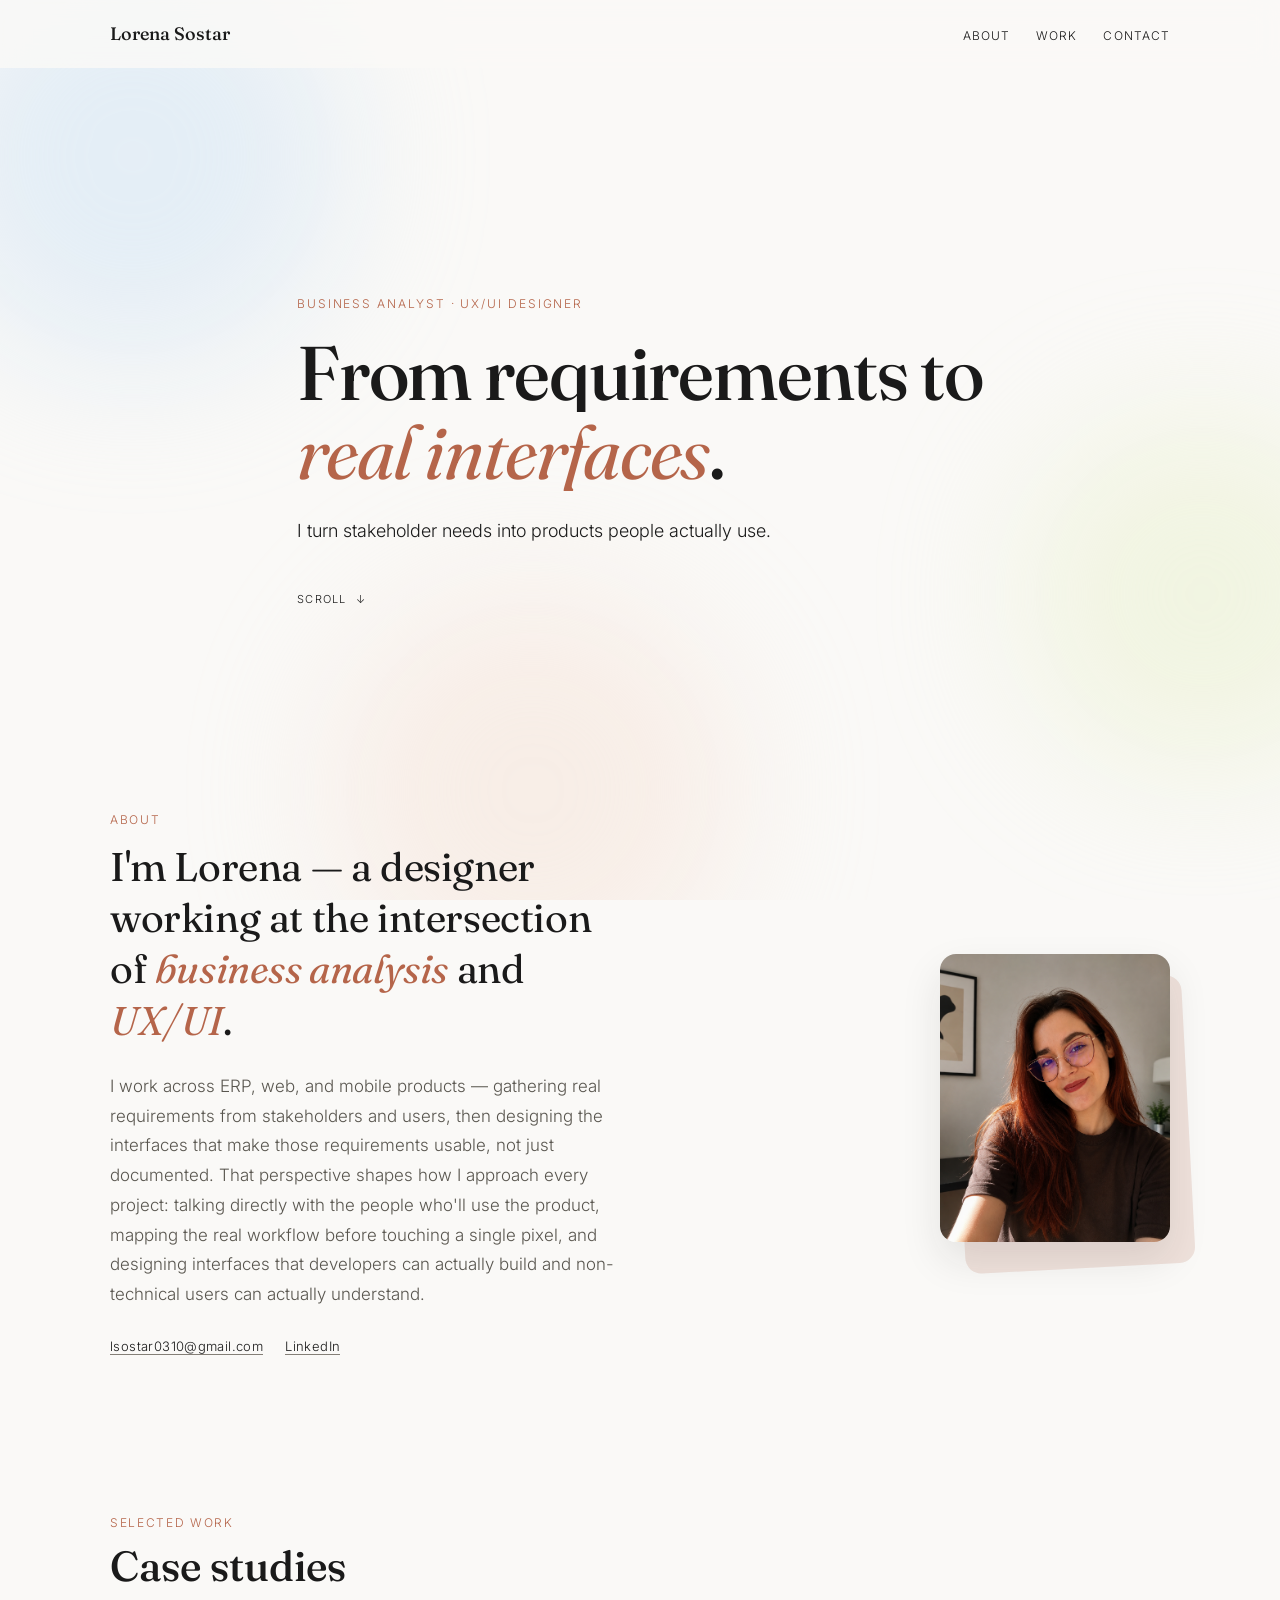
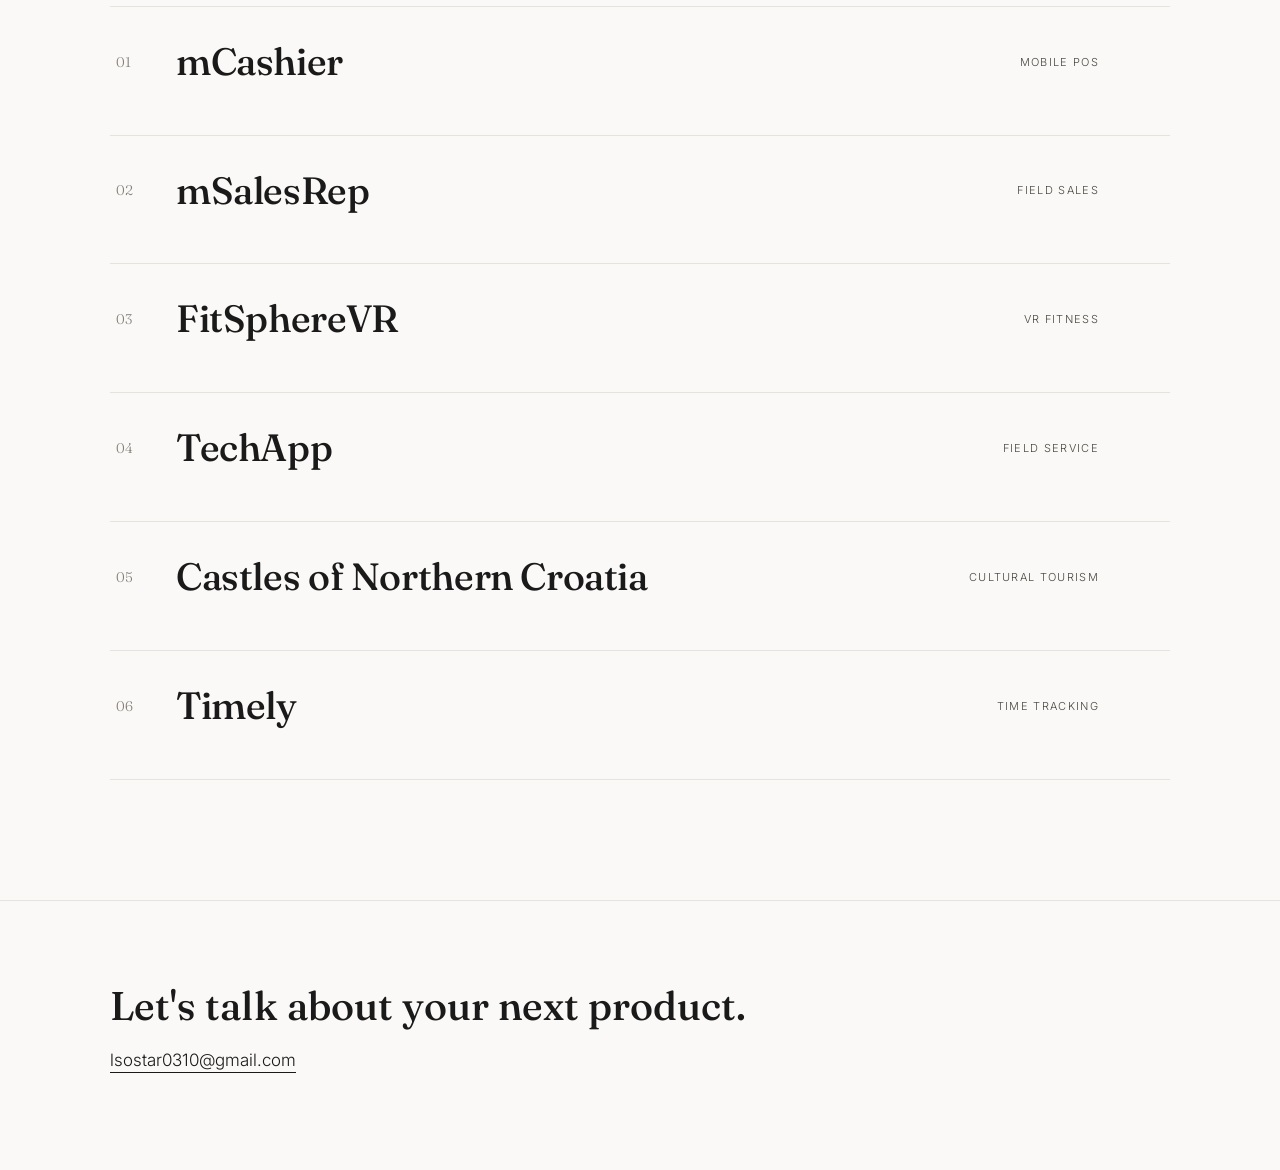
<file: index.html>
<!DOCTYPE html>
<html lang="en">
<head>
<meta charset="UTF-8">
<meta name="viewport" content="width=device-width, initial-scale=1.0">
<style>
  @import url('https://fonts.googleapis.com/css2?family=Fraunces:opsz,wght@9..144,300;9..144,400;9..144,500;9..144,600&family=Inter:wght@300;400;500&display=swap');
  :root{
    --bg:#faf9f7; --text:#1a1a1a; --text-muted:#59564f; --text-faint:#847f77;
    --line:#e6e2dc; --serif:'Fraunces',serif; --sans:'Inter',sans-serif; --accent:#b5654a;
  }
  *{box-sizing:border-box;margin:0;padding:0;}
  body{
    background:var(--bg); color:var(--text); font-family:var(--sans); font-weight:300;
    overflow-x:hidden;
    transition:background-color .85s cubic-bezier(.16,1,.3,1), color .85s cubic-bezier(.16,1,.3,1);
  }
  body.tinted{color:#fff;}
  body.tinted .muted, body.tinted .ct, body.tinted .n{color:rgba(255,255,255,.7)!important;}
  body.tinted .line{border-color:rgba(255,255,255,.22)!important;}
  body.tinted .logo, body.tinted nav a{color:#fff;}
  a{color:inherit;text-decoration:none;}
  .wrap{max-width:1140px; margin:0 auto; padding:0 40px;}


  /* floating blobs — always moving */
  .blobs{position:fixed; inset:0; z-index:0; pointer-events:none; overflow:hidden;}
  .blob{position:absolute; border-radius:50%; filter:blur(70px); opacity:.5; transition:background 1s ease;}
  .bl1{width:420px;height:420px; background:#cfe3f5; top:-6%; left:-6%;  animation:f1 19s ease-in-out infinite;}
  .bl2{width:360px;height:360px; background:#e9f0cc; top:46%; right:-8%; animation:f2 23s ease-in-out infinite;}
  .bl3{width:400px;height:400px; background:#f6e2d6; bottom:-10%; left:26%; animation:f3 27s ease-in-out infinite;}
  @keyframes f1{0%,100%{transform:translate(0,0) scale(1);}50%{transform:translate(140px,90px) scale(1.18);}}
  @keyframes f2{0%,100%{transform:translate(0,0) scale(1);}50%{transform:translate(-120px,-70px) scale(1.12);}}
  @keyframes f3{0%,100%{transform:translate(0,0) scale(1);}50%{transform:translate(90px,-110px) scale(1.15);}}

  main{position:relative; z-index:2;}
  header{position:fixed;top:0;left:0;right:0;z-index:70;padding:22px 0;
    background:rgba(250,249,247,.82); backdrop-filter:blur(14px); -webkit-backdrop-filter:blur(14px);
    border-bottom:1px solid transparent; transition:border-color .35s ease, background .35s ease;}
  header.on{border-color:var(--line); background:rgba(250,249,247,.92);}
  header .wrap{display:flex;justify-content:space-between;align-items:center;}
  .logo{font-family:var(--serif);font-size:18px;font-weight:500; transition:color .8s;}
  nav ul{display:flex;gap:26px;list-style:none;}
  nav a{font-size:12px;letter-spacing:.09em;text-transform:uppercase; display:inline-block; transition:color .8s;}

  .hero{min-height:88vh;display:flex;flex-direction:column;justify-content:center;padding-top:110px;}
  .hero .eyebrow{font-size:12px;letter-spacing:.16em;text-transform:uppercase;color:var(--accent);margin-bottom:22px;}
  .hero h1{font-family:var(--serif);font-weight:500;font-size:clamp(42px,6vw,76px);line-height:1.04;letter-spacing:-.015em;max-width:15ch;}
  .hero h1{overflow:hidden;}
  .hero h1 .ln{display:block; overflow:hidden;}
  .hero h1 .ln > span{display:block; transform:translateY(105%); animation:lineUp 1.1s cubic-bezier(.16,1,.3,1) forwards;}
  @keyframes lineUp{to{transform:translateY(0);}}
  .hero h1 em{font-style:italic;color:var(--accent);font-weight:400;}
  .hero .sub{margin-top:26px;font-size:18px;max-width:46ch;line-height:1.6;}
  .scrollhint{margin-top:46px;font-size:11px;letter-spacing:.12em;text-transform:uppercase;display:flex;gap:9px;align-items:center;}
  .scrollhint i{font-style:normal; animation:down 1.6s ease-in-out infinite;}
  @keyframes down{0%,100%{transform:translateY(0);}50%{transform:translateY(8px);}}

  /* work list — no images, big type, page reacts */
  .work{padding:60px 0 120px;}
  .wh{margin-bottom:14px;}
  .wh .t{font-size:12px;letter-spacing:.14em;text-transform:uppercase;color:var(--accent);margin-bottom:10px;}
  .wh h2{font-family:var(--serif);font-weight:500;font-size:clamp(28px,3.6vw,42px);}

  .row{
    display:flex; align-items:center; gap:26px; padding:34px 6px 52px;
    border-bottom:1px solid var(--line); position:relative;
    transition:padding-left .55s cubic-bezier(.16,1,.3,1), border-color .8s;
  }
  .row:first-of-type{border-top:1px solid var(--line);}
  .row::before{content:""; position:absolute; left:-24px; right:-24px; top:0; bottom:0; background:var(--c); opacity:0; transform:scaleX(.4); transform-origin:left center; border-radius:6px; transition:opacity .5s cubic-bezier(.16,1,.3,1), transform .6s cubic-bezier(.16,1,.3,1); z-index:-1;}
  .row:hover::before{opacity:.1; transform:scaleX(1);}
  .row:hover{padding-left:12px;}
  .row:hover .nm{color:var(--c);}
  .row .nm{transition:color .4s ease;}
  .row .n{font-family:var(--serif); font-size:14px; color:var(--text-faint); width:34px; flex-shrink:0; transition:color .8s;}
  .row .nm{font-family:var(--serif); font-weight:500; font-size:clamp(22px,3vw,38px); line-height:1.1; letter-spacing:-.01em; min-width:0; white-space:nowrap;}
  .row .ct{margin-left:auto; font-size:11px; letter-spacing:.12em; text-transform:uppercase; color:#4a4740; flex-shrink:0; transition:color .8s, transform .5s cubic-bezier(.16,1,.3,1);}
  .row:hover .ct{transform:translateX(-12px);}
  .row .ar{margin-left:18px; font-size:22px; opacity:0; transform:translateX(-14px); transition:opacity .45s, transform .45s cubic-bezier(.16,1,.3,1); flex-shrink:0;}
  .row:hover .ar{opacity:1; transform:translateX(0);}
  .row .ds{
    position:absolute; left:60px; bottom:14px; font-size:13px; opacity:0;
    transform:translateY(8px); transition:opacity .5s, transform .5s cubic-bezier(.16,1,.3,1);
    max-width:60ch; pointer-events:none;
  }
  .row:hover .ds{opacity:.8; transform:translateY(0);}

  .foot{padding:80px 0 100px; border-top:1px solid var(--line); transition:border-color .8s;}
  .foot h3{font-family:var(--serif); font-weight:500; font-size:clamp(26px,3.4vw,40px); margin-bottom:20px;}
  .foot a{font-size:17px; border-bottom:1px solid currentColor; padding-bottom:2px;}

  /* about */
  .about{padding:20px 0 100px;}
  .about-layout{display:grid; grid-template-columns:1fr 240px; gap:70px; align-items:center;}
  .about-statement{
    font-family:var(--serif); font-weight:400; font-size:clamp(28px,3.6vw,40px);
    line-height:1.28; letter-spacing:-.01em; max-width:19ch; margin-bottom:26px; color:var(--text);
  }
  .about-statement em{font-style:italic; color:var(--accent); font-weight:400;}
  .about-copy p{font-size:17px; line-height:1.75; color:var(--text-muted); max-width:52ch; margin:0;}
  .about-links{margin-top:28px; display:flex; gap:22px;}
  .about-links a{font-size:13px; letter-spacing:.03em; border-bottom:1px solid var(--text-faint); transition:border-color .3s ease, color .3s ease, transform .3s ease; display:inline-block;}
  .about-links a:hover{border-color:var(--accent); transform:translateY(-2px);}

  .about-photo-wrap{position:relative; justify-self:end; width:230px;}
  .about-photo-frame{
    position:absolute; inset:18px -18px -18px 18px;
    background:var(--accent); opacity:.16; border-radius:16px;
    transform:rotate(-3deg) translateY(var(--parallax, 0px));
    transition:transform .5s cubic-bezier(.16,1,.3,1), opacity .5s ease;
  }
  .about-photo{
    position:relative; width:100%; height:288px; border-radius:16px; overflow:hidden;
    box-shadow:0 18px 40px rgba(26,26,26,.10);
    transition:transform .5s cubic-bezier(.16,1,.3,1), box-shadow .5s cubic-bezier(.16,1,.3,1);
  }
  .about-photo img{
    width:100%; height:100%; object-fit:cover; display:block;
    transform:scale(1.1);
    transition:transform 1.2s cubic-bezier(.16,1,.3,1);
  }
  .about-photo-wrap.in .about-photo img{transform:scale(1);}
  .about-photo-wrap:hover .about-photo{transform:translateY(-6px) rotate(-1.5deg); box-shadow:0 26px 50px rgba(26,26,26,.16);}
  .about-photo-wrap:hover .about-photo img{transform:scale(1.06);}
  .about-photo-wrap:hover .about-photo-frame{transform:rotate(-5deg); opacity:.22;}

  .reveal{opacity:0; transform:translateY(28px); transition:opacity .85s cubic-bezier(.16,1,.3,1), transform .85s cubic-bezier(.16,1,.3,1);}
  .reveal.in{opacity:1; transform:translateY(0);}
  @media (prefers-reduced-motion: reduce){
    .reveal{opacity:1; transform:none; transition:none;}
    .about-photo, .about-photo img, .about-photo-frame{transition:none;}
    .about-photo img{transform:scale(1);}
  }

  @media (max-width:780px){
    .about-layout{grid-template-columns:1fr; gap:40px;}
    .about-photo-wrap{justify-self:start; order:-1;}
    .about-statement{max-width:none;}
  }

  @media (max-width:640px){
    .wrap{padding:0 20px;}
    header .wrap{padding:0 20px;}
    nav ul{gap:14px;}
    nav a{font-size:10.5px;letter-spacing:.06em;}
    .hero{padding-top:96px; min-height:100vh; min-height:100svh; padding-bottom:40px;}
    .hero .sub{font-size:16px;}

    .about-statement{font-size:clamp(24px,7vw,30px);}
    .about-photo-wrap{width:150px;}
    .about-photo{height:188px;}
    .about-photo-frame{inset:10px -10px -10px 10px;}

    .row{gap:12px; padding:24px 0 40px; flex-wrap:wrap;}
    .row .ct{display:none;}
    .row .ar{display:none;}
    .row .nm{font-size:clamp(17px,5.2vw,22px); flex:1 1 auto; white-space:nowrap;}
    .row .ds{display:none;}
  }
</style>
</head>
<body>

  <div class="blobs">
    <span class="blob bl1"></span><span class="blob bl2"></span><span class="blob bl3"></span>
  </div>

  <header><div class="wrap">
    <div class="logo">Lorena Sostar</div>
    <nav><ul><li><a href="#about" class="hoverable">About</a></li><li><a href="#work" class="hoverable">Work</a></li><li><a href="#contact" class="hoverable">Contact</a></li></ul></nav>
  </div></header>

  <main>
    <section class="hero"><div class="wrap">
      <div class="eyebrow">Business Analyst · UX/UI Designer</div>
      <h1 id="ht"><span class="ln"><span>From requirements to</span></span><span class="ln"><span><em>real interfaces</em>.</span></span></h1>
      <p class="sub muted">I turn stakeholder needs into products people actually use.</p>
      <div class="scrollhint muted">Scroll <i>↓</i></div>
    </div></section>

    <section class="about" id="about"><div class="wrap">
      <div class="wh reveal"><div class="t">About</div></div>
      <div class="about-layout">
        <div class="about-copy">
          <h3 class="about-statement reveal" style="transition-delay:.08s;">I'm Lorena — a designer working at the intersection of <em>business analysis</em> and <em>UX/UI</em>.</h3>
          <p class="reveal" style="transition-delay:.2s;">I work across ERP, web, and mobile products — gathering real requirements from stakeholders and users, then designing the interfaces that make those requirements usable, not just documented. That perspective shapes how I approach every project: talking directly with the people who'll use the product, mapping the real workflow before touching a single pixel, and designing interfaces that developers can actually build and non-technical users can actually understand.</p>
          <div class="about-links reveal" style="transition-delay:.32s;">
            <a href="mailto:lsostar0310@gmail.com" class="hoverable">lsostar0310@gmail.com</a>
            <a href="https://www.linkedin.com/in/lorenasostar/" class="hoverable" target="_blank" rel="noopener">LinkedIn</a>
          </div>
        </div>
        <div class="about-photo-wrap reveal" style="transition-delay:.14s;">
          <div class="about-photo-frame"></div>
          <div class="about-photo">
            <img src="images/lorena.png" alt="Portrait of Lorena Sostar">
          </div>
        </div>
      </div>
    </div></section>

    <section class="work" id="work"><div class="wrap">
      <div class="wh"><div class="t">Selected Work</div><h2>Case studies</h2></div>

      <a href="mblagajna.html" class="row line hoverable" data-tint="#1c4f7c" style="--c:#2e7bbf;">
        <span class="n">01</span><span class="nm">mCashier</span>
        <span class="ct">Mobile POS</span><span class="ar">→</span>
        <span class="ds">A mobile point-of-sale for port officers collecting marine fees berth-side.</span>
      </a>
      <a href="msalesrep.html" class="row line hoverable" data-tint="#4d5c18" style="--c:#7d9421;">
        <span class="n">02</span><span class="nm">mSalesRep</span>
        <span class="ct">Field Sales</span><span class="ar">→</span>
        <span class="ds">A field-sales tablet app for reps to browse partners, build orders and manage documents.</span>
      </a>
      <a href="fitsphere.html" class="row line hoverable" data-tint="#1f4f47" style="--c:#3c8074;">
        <span class="n">03</span><span class="nm">FitSphereVR</span>
        <span class="ct">VR Fitness</span><span class="ar">→</span>
        <span class="ds">A VR fitness app designed and tested with a real headset, as my university thesis.</span>
      </a>
      <a href="techapp.html" class="row line hoverable" data-tint="#6e3624" style="--c:#b5654a;">
        <span class="n">04</span><span class="nm">TechApp</span>
        <span class="ct">Field Service</span><span class="ar">→</span>
        <span class="ds">Merging two vending-machine field tools into one app for technicians on the road.</span>
      </a>
      <a href="castles.html" class="row line hoverable" data-tint="#6b5314" style="--c:#a8842f;">
        <span class="n">05</span><span class="nm">Castles of Northern Croatia</span>
        <span class="ct">Cultural Tourism</span><span class="ar">→</span>
        <span class="ds">A discovery platform for the castles, manors and ruins of three Croatian counties.</span>
      </a>
      <a href="timely.html" class="row line hoverable" data-tint="#7a2f24" style="--c:#c2503f;">
        <span class="n">06</span><span class="nm">Timely</span>
        <span class="ct">Time Tracking</span><span class="ar">→</span>
        <span class="ds">A time-tracking app for teams and freelancers, grounded in real user interviews.</span>
      </a>
    </div></section>

    <section class="foot line" id="contact"><div class="wrap">
      <h3>Let's talk about your next product.</h3>
      <a href="mailto:lsostar0310@gmail.com" class="hoverable">lsostar0310@gmail.com</a>
    </div></section>
  </main>

<script>
document.querySelectorAll('.hero h1 .ln > span').forEach((s,i)=>{ s.style.animationDelay=(i*0.14)+'s'; });

const hdr=document.querySelector('header');
addEventListener('scroll',()=>hdr.classList.toggle('on', scrollY>18));

const revealEls = document.querySelectorAll('.reveal');
if ('IntersectionObserver' in window) {
  const io = new IntersectionObserver((entries) => {
    entries.forEach(entry => {
      if (entry.isIntersecting) {
        entry.target.classList.add('in');
        io.unobserve(entry.target);
      }
    });
  }, {threshold: 0.15, rootMargin: '0px 0px -40px 0px'});
  revealEls.forEach(el => io.observe(el));
} else {
  revealEls.forEach(el => el.classList.add('in'));
}

const prefersReducedMotion = matchMedia('(prefers-reduced-motion: reduce)').matches;
const photoWrap = document.querySelector('.about-photo-wrap');
if (photoWrap && !prefersReducedMotion) {
  let ticking = false;
  const updateParallax = () => {
    const rect = photoWrap.getBoundingClientRect();
    const vh = innerHeight;
    if (rect.bottom > 0 && rect.top < vh) {
      const progress = (rect.top + rect.height / 2 - vh / 2) / vh;
      const offset = progress * -34;
      photoWrap.style.setProperty('--parallax', offset.toFixed(1) + 'px');
    }
    ticking = false;
  };
  addEventListener('scroll', () => {
    if (!ticking) { requestAnimationFrame(updateParallax); ticking = true; }
  });
  updateParallax();
}
</script>
</body>
</html>
</file>
